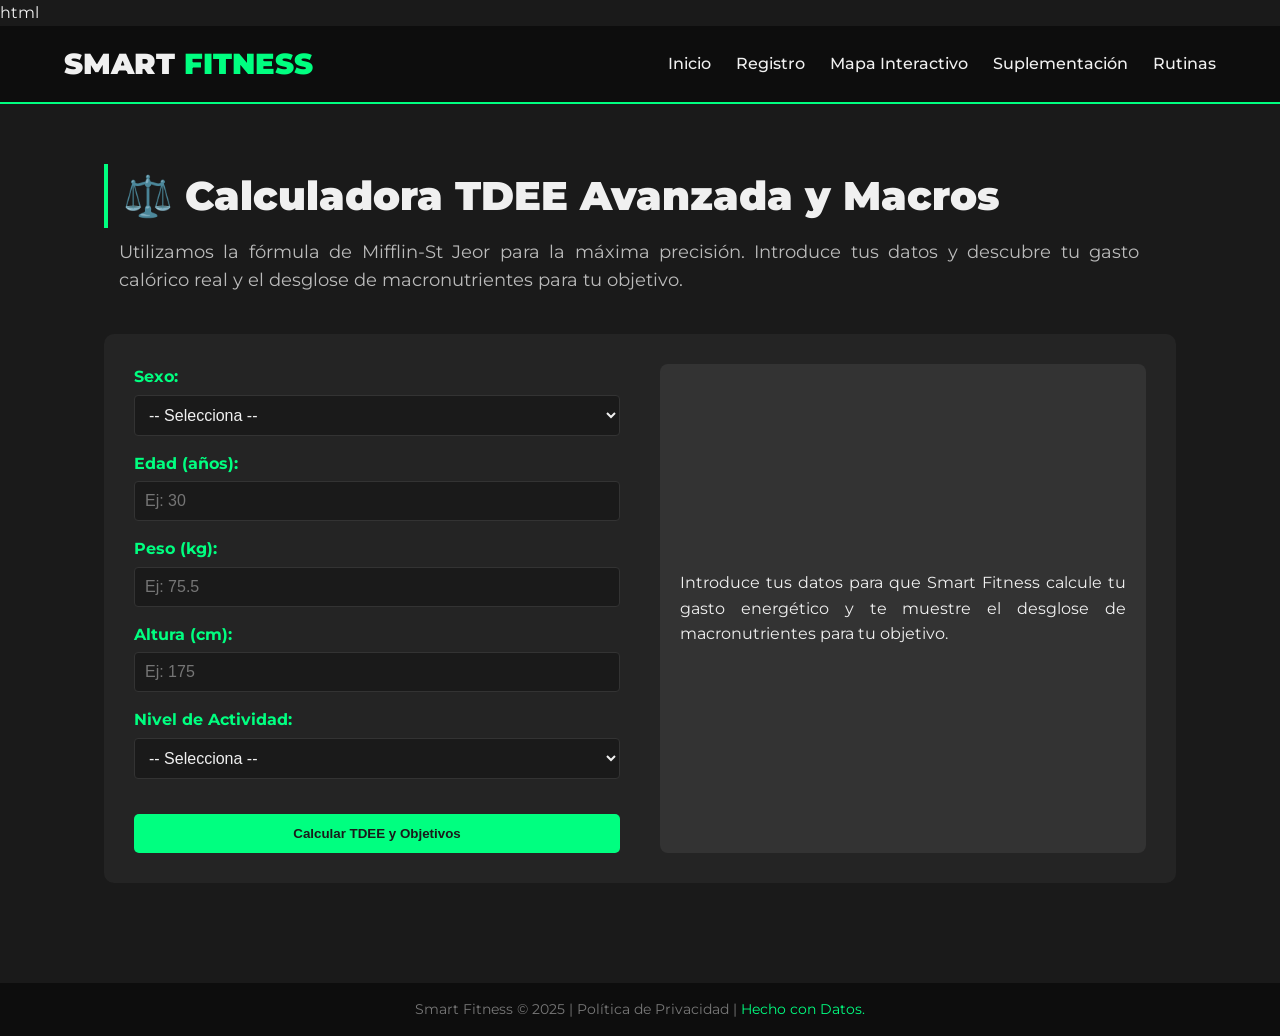
<file: calculadora.html>
html

<!DOCTYPE html>

<html lang="es">

<head>

    <meta charset="UTF-8">

    <meta name="viewport" content="width=device-width, initial-scale=1.0">

    <title>Smart Fitness | Mide. Entrena. Transfórmate.</title>

    <link href="https://fonts.googleapis.com/css2?family=Montserrat:wght@400;700;900&display=swap" rel="stylesheet">

    <link rel="stylesheet" href="styless.css">       

    <link rel="stylesheet" href="calculadora.css"> 

</head>

<body>



    <header>

        <div class="logo">SMART <span class="accent-text">FITNESS</span></div>

        <nav>

            <ul>

                <li><a href="index.html">Inicio</a></li>

                <li><a href="registro.html">Registro</a></li>

                <li><a href="mapamusculo.html">Mapa Interactivo</a></li>

                <li><a href="nutricion.html">Suplementación</a></li>

                <li><a href="rutinas.html">Rutinas</a></li>

            </ul>

        </nav>

    </header>



    <main>

<section id="tdee-calculator" class="section-content calculator-section">

    <h2 class="section-title">⚖️ Calculadora TDEE Avanzada y Macros</h2>

    <p class="section-description">Utilizamos la fórmula de Mifflin-St Jeor para la máxima precisión. Introduce tus datos y descubre tu gasto calórico real y el desglose de macronutrientes para tu objetivo.</p>

    <div class="calculator-container">

        <form id="formulario-tdee" class="tdee-form">   

            <div class="form-group">

                <label for="sexo">Sexo:</label>

                <select id="sexo" required>

                    <option value="">-- Selecciona --</option>

                    <option value="hombre">Hombre</option>

                    <option value="mujer">Mujer</option>

                </select>

            </div>

            <div class="form-group">

                <label for="edad">Edad (años):</label>

                <input type="number" id="edad" min="15" max="100" placeholder="Ej: 30" required>

            </div>

            <div class="form-group">

                <label for="peso">Peso (kg):</label>

                <input type="number" id="peso" step="0.1" min="30" max="300" placeholder="Ej: 75.5" required>

            </div>            

            <div class="form-group">

                <label for="altura">Altura (cm):</label>

                <input type="number" id="altura" min="100" max="250" placeholder="Ej: 175" required>

            </div>   

            <div class="form-group activity-group">

                <label for="actividad">Nivel de Actividad:</label>

                <select id="actividad" required>

                    <option value="">-- Selecciona --</option>

                    <option value="sedentario">Sedentario (Poco o ningún ejercicio)</option>

                    <option value="ligero">Ejercicio ligero (1-3 días/sem)</option>

                    <option value="moderado">Ejercicio moderado (3-5 días/sem)</option>

                    <option value="activo">Ejercicio fuerte (6-7 días/sem)</option>

                    <option value="muy_activo">Atleta / Ejercicio muy fuerte</option>

                </select>

            </div>

            <button type="submit" class="cta-button primary-cta">Calcular TDEE y Objetivos</button>

        </form>

        <div id="resultado-tdee" class="tdee-results">

            <p>Introduce tus datos para que Smart Fitness calcule tu gasto energético y te muestre el desglose de macronutrientes para tu objetivo.</p>

        </div>

    </div>

</section>

    </main>



    <footer>

            <p>Smart Fitness &copy; 2025 | Política de Privacidad | <span class="accent-text">Hecho con Datos.</span></p>

        </footer>



    <script src="calculadora.js"></script>

</body>

</html>
</file>
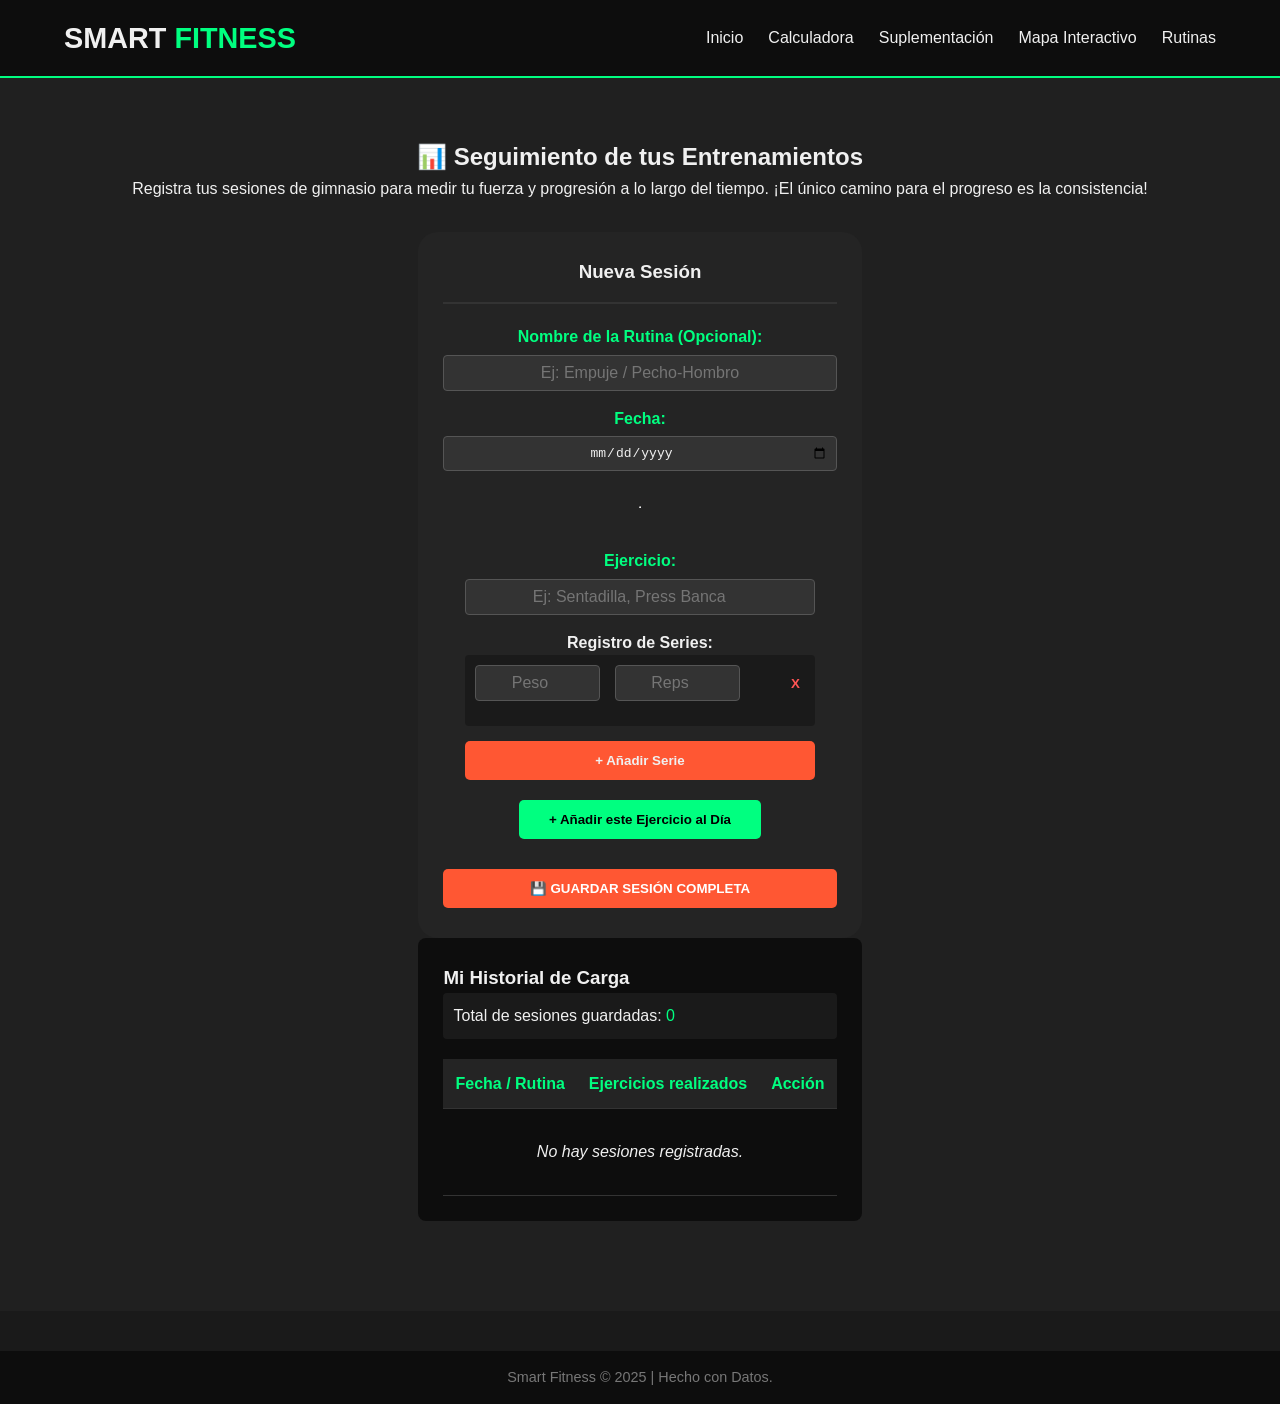
<file: detalles-sesion.html>
<!DOCTYPE html>
<html lang="es">
<head>
    <meta charset="UTF-8">
    <meta name="viewport" content="width=device-width, initial-scale=1.0">
    <title>Detalles del Entrenamiento | Smart Fitness</title>
    <link rel="stylesheet" href="styless.css">
    <link rel="stylesheet" href="detalles-sesion.css">
</head>
<body>
    <header>
        <div class="logo">SMART <span class="accent-text">FITNESS</span></div>
        <nav>
            <ul>
                <li><a href="index.html">Inicio</a></li>
                <li><a href="calculadora.html">Calculadora</a></li>
                <li><a href="registro.html">Registro</a></li>
                <li><a href="mapamusculo.html">Mapa Interactivo</a></li>
                <li><a href="nutricion.html">Suplementación</a></li>
                <li><a href="rutinas.html">Rutinas</a></li>
            </ul>
        </nav>
    </header>

    <main class="detail-container">
        <div class="navigation-area">
            <a href="registro.html" class="back-link">← Volver al Historial</a>
        </div>

        <section class="session-header">
            <h1 id="det-titulo">Cargando sesión...</h1>
            <div class="session-meta">
                <span id="det-fecha" class="badge">---</span>
                <span id="det-ejercicios-count" class="badge secondary">---</span>
            </div>
        </section>

        <div id="lista-detalles-ejercicios" class="exercises-grid">
        </div>
    </main>

    <footer>
        <p>Smart Fitness &copy; 2025 | Política de Privacidad | <span class="accent-text">Análisis de progreso.</span></p>
    </footer>

    <script src="detalles-sesion.js"></script>
</body>
</html>
</file>
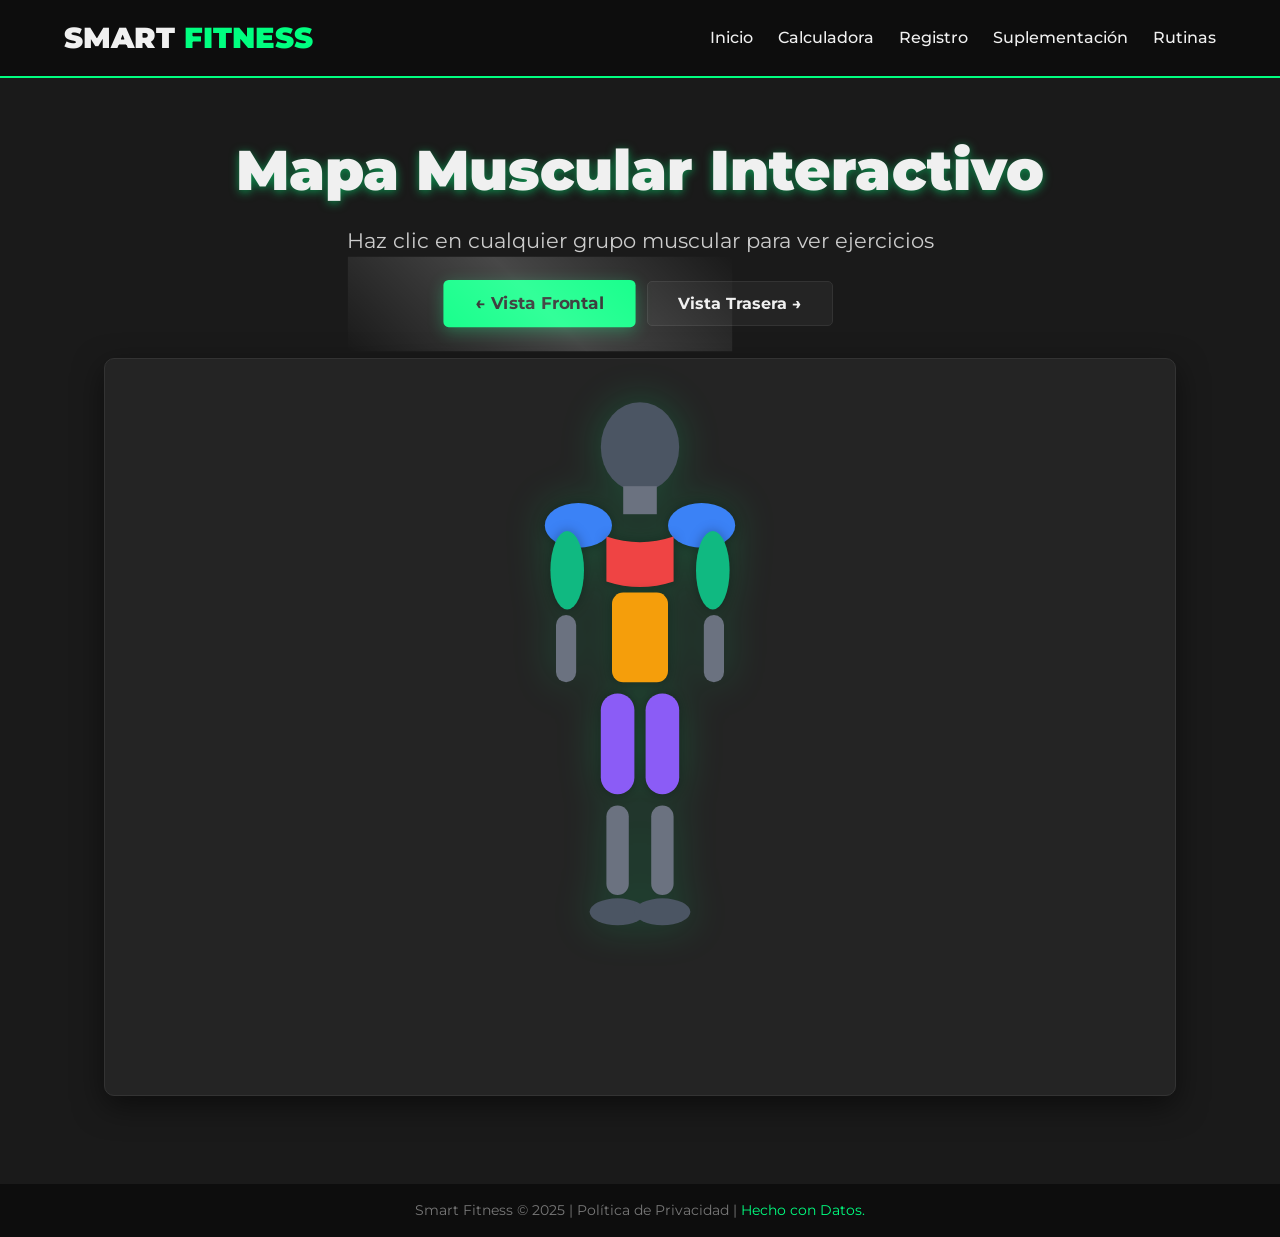
<file: mapamusculo.html>
<!DOCTYPE html>
<html lang="es">
<head>
    <meta charset="UTF-8">
    <meta name="viewport" content="width=device-width, initial-scale=1.0">
    <title>Mapa Muscular Interactivo</title>
    <link href="https://fonts.googleapis.com/css2?family=Montserrat:wght@400;500;700;900&display=swap" rel="stylesheet">
    <link rel="stylesheet" href="mapamusculo.css">
</head>
<body>

      <header>
        <div class="logo">SMART <span class="accent-text">FITNESS</span></div>
        <nav>
            <ul>
                <li><a href="index.html">Inicio</a></li>
                <li><a href="calculadora.html">Calculadora</a></li>
                <li><a href="registro.html">Registro</a></li>
                <li><a href="nutricion.html">Suplementación</a></li>
                <li><a href="rutinas.html">Rutinas</a></li>
            </ul>
        </nav>
    </header>
    <main>
        <div class="max-w-6xl">
        <h1>Mapa Muscular Interactivo</h1>
        <p class="subtitle">
            Haz clic en cualquier grupo muscular para ver ejercicios
        </p>

        <div class="flex justify-center gap-4 mb-8">
            <button onclick="changeView('front')" id="btnFront" class="active">
                ← Vista Frontal
            </button>
            <button onclick="changeView('back')" id="btnBack">
                Vista Trasera →
            </button>
        </div>

        <div class="relative bg-slate-800 rounded-2xl shadow-2xl p-8 mb-8">
            <svg id="bodyMap" viewBox="0 0 400 600">
                <g id="frontView">
                    <ellipse cx="200" cy="50" rx="35" ry="40" fill="#4B5563"/>
                    <rect x="185" y="85" width="30" height="25" fill="#6B7280"/>

                    <ellipse cx="145" cy="120" rx="30" ry="20" fill="#3B82F6" class="muscle-part" onclick="showExercises('hombros')"/>
                    <ellipse cx="255" cy="120" rx="30" ry="20" fill="#3B82F6" class="muscle-part" onclick="showExercises('hombros')"/>

                    <path d="M 170 130 Q 200 140 230 130 L 230 170 Q 200 180 170 170 Z" 
                          fill="#EF4444" class="muscle-part" onclick="showExercises('pecho')"/>

                    <ellipse cx="135" cy="160" rx="15" ry="35" fill="#10B981" class="muscle-part" onclick="showExercises('biceps')"/>
                    <ellipse cx="265" cy="160" rx="15" ry="35" fill="#10B981" class="muscle-part" onclick="showExercises('biceps')"/>

                    <rect x="175" y="180" width="50" height="80" rx="10" 
                          fill="#F59E0B" class="muscle-part" onclick="showExercises('abdominales')"/>

                    <rect x="125" y="200" width="18" height="60" rx="9" fill="#6B7280"/>
                    <rect x="257" y="200" width="18" height="60" rx="9" fill="#6B7280"/>

                    <rect x="165" y="270" width="30" height="90" rx="15" 
                          fill="#8B5CF6" class="muscle-part" onclick="showExercises('cuadriceps')"/>
                    <rect x="205" y="270" width="30" height="90" rx="15" 
                          fill="#8B5CF6" class="muscle-part" onclick="showExercises('cuadriceps')"/>

                    <rect x="170" y="370" width="20" height="80" rx="10" fill="#6B7280"/>
                    <rect x="210" y="370" width="20" height="80" rx="10" fill="#6B7280"/>

                    <ellipse cx="180" cy="465" rx="25" ry="12" fill="#4B5563"/>
                    <ellipse cx="220" cy="465" rx="25" ry="12" fill="#4B5563"/>
                </g>

                <g id="backView" style="display: none;">
                    <ellipse cx="200" cy="50" rx="35" ry="40" fill="#4B5563"/>
                    <rect x="185" y="85" width="30" height="25" fill="#6B7280"/>

                    <ellipse cx="145" cy="120" rx="30" ry="20" fill="#3B82F6" class="muscle-part" onclick="showExercises('hombros')"/>
                    <ellipse cx="255" cy="120" rx="30" ry="20" fill="#3B82F6" class="muscle-part" onclick="showExercises('hombros')"/>

                    <path d="M 160 130 Q 200 150 240 130 L 240 200 Q 200 210 160 200 Z" 
                          fill="#DC2626" class="muscle-part" onclick="showExercises('dorsales')"/>

                    <ellipse cx="135" cy="160" rx="15" ry="35" fill="#14B8A6" class="muscle-part" onclick="showExercises('triceps')"/>
                    <ellipse cx="265" cy="160" rx="15" ry="35" fill="#14B8A6" class="muscle-part" onclick="showExercises('triceps')"/>

                    <rect x="175" y="210" width="50" height="50" rx="10" fill="#92400E"/>

                    <rect x="125" y="200" width="18" height="60" rx="9" fill="#6B7280"/>
                    <rect x="257" y="200" width="18" height="60" rx="9" fill="#6B7280"/>
                    <ellipse cx="185" cy="280" rx="20" ry="30" fill="#EC4899" class="muscle-part" onclick="showExercises('gluteos')"/>
                    <ellipse cx="215" cy="280" rx="20" ry="30" fill="#EC4899" class="muscle-part" onclick="showExercises('gluteos')"/>

                    <rect x="165" y="315" width="30" height="70" rx="15" 
                          fill="#A855F7" class="muscle-part" onclick="showExercises('femoral')"/>
                    <rect x="205" y="315" width="30" height="70" rx="15" 
                          fill="#A855F7" class="muscle-part" onclick="showExercises('femoral')"/>

                    <ellipse cx="180" cy="415" rx="18" ry="35" fill="#06B6D4" class="muscle-part" onclick="showExercises('gemelos')"/>
                    <ellipse cx="180" cy="415" rx="18" ry="35" fill="#06B6D4" class="muscle-part" onclick="showExercises('gemelos')"/>
                    <ellipse cx="220" cy="415" rx="18" ry="35" fill="#06B6D4" class="muscle-part" onclick="showExercises('gemelos')"/>

                    <ellipse cx="180" cy="465" rx="25" ry="12" fill="#4B5563"/>
                    <ellipse cx="220" cy="465" rx="25" ry="12" fill="#4B5563"/>
                </g>
            </svg>
        </div>
    </div>

    <div id="exerciseModal" class="modal">
        <div class="modal-content fade-in">
            <div class="sticky border-b p-6">
                <div class="flex justify-between items-center">
                    <h2 id="modalTitle"></h2>
                    <button onclick="closeModal()">✕</button>
                </div>
            </div>
            <div id="exerciseList" class="p-6"></div>
        </div>
    </div>
    </main>

    <footer>
        <p>Smart Fitness &copy; 2025 | Política de Privacidad | <span class="accent-text">Hecho con Datos.</span></p>
    </footer>

    <script src="mapamusculo.js"></script>

</body>
</html>
</file>
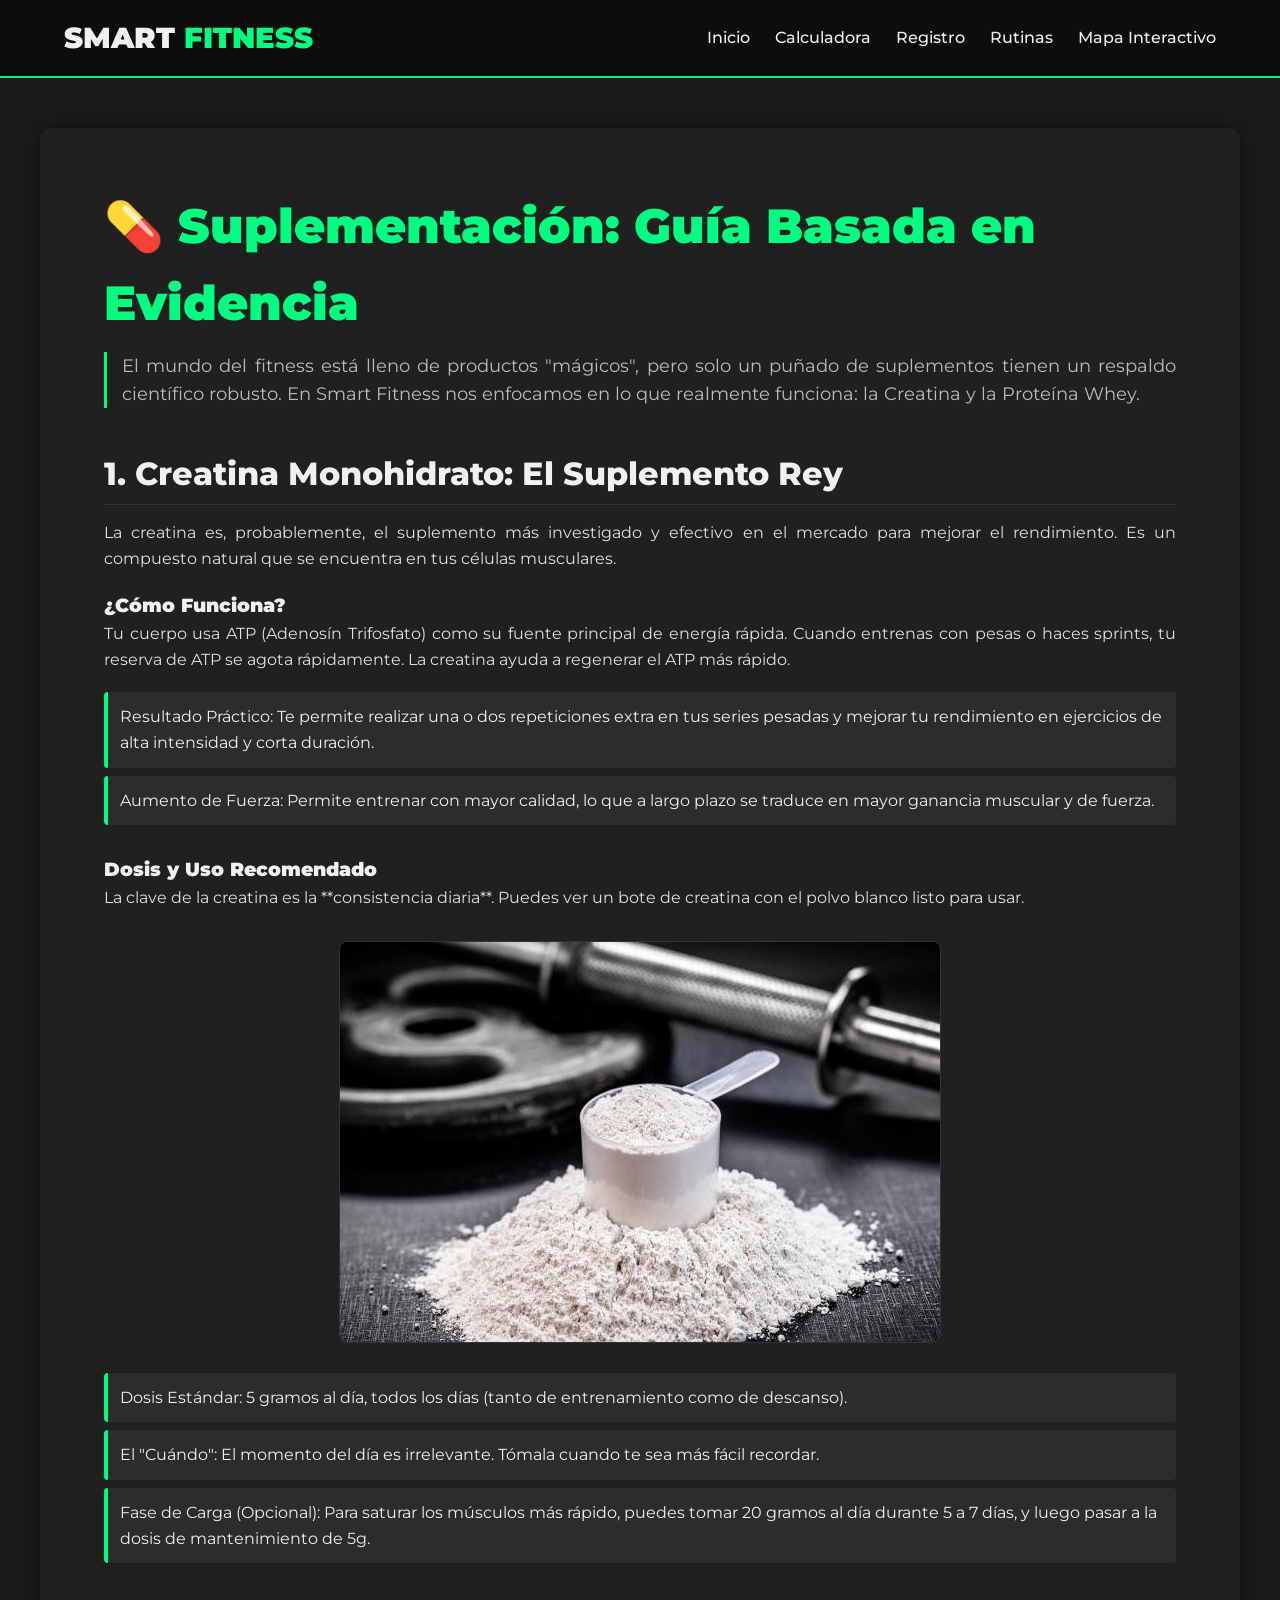
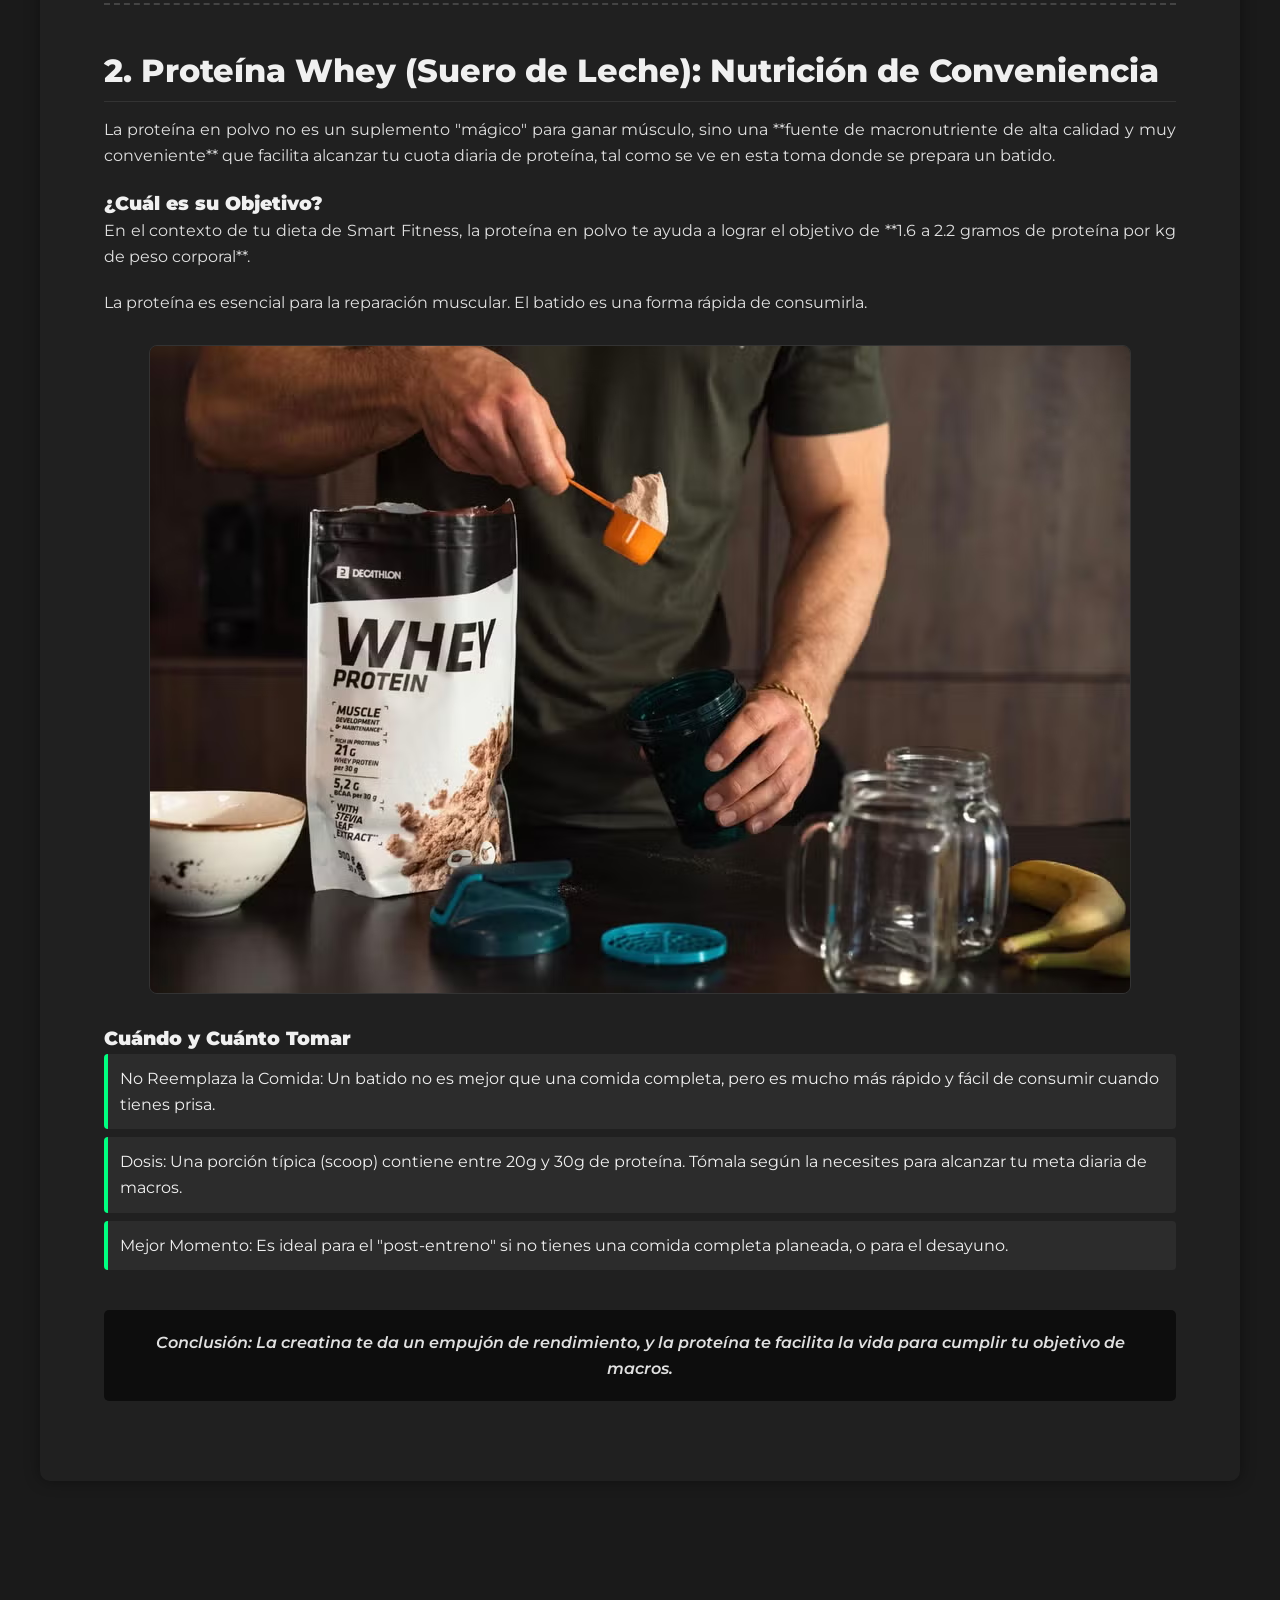
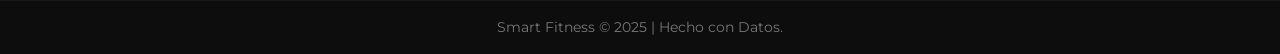
<file: nutricion.html>
<!DOCTYPE html>
<html lang="es">
<head>
    <meta charset="UTF-8">
    <meta name="viewport" content="width=device-width, initial-scale=1.0">
    <title>Smart Fitness | Guía de Suplementación</title>
    
    <link href="https://fonts.googleapis.com/css2?family=Montserrat:wght@400;700;900&display=swap" rel="stylesheet">
    
    <link rel="stylesheet" href="nutricion.css">
    <link rel="stylesheet" href="styless.css">
</head>
<body>

    <header>
        <div class="logo">SMART <span class="accent-text">FITNESS</span></div>
        <nav>
            <ul>
                <li><a href="index.html">Inicio</a></li>
                <li><a href="calculadora.html">Calculadora</a></li>
                <li><a href="registro.html">Registro</a></li>
                <li><a href="rutinas.html">Rutinas</a></li>
                <li><a href="mapamusculo.html">Mapa Interactivo</a></li>   
            </ul>
        </nav>
    </header>

    <main>
        <section id="suplementacion-articulo" class="section-content article-section">
            <h1 class="article-title">💊 Suplementación: Guía Basada en Evidencia</h1>
            <p class="article-intro">El mundo del fitness está lleno de productos "mágicos", pero solo un puñado de suplementos tienen un respaldo científico robusto. En Smart Fitness nos enfocamos en lo que realmente funciona: la Creatina y la Proteína Whey.</p>
            
            <div class="article-content">
                <h2 class="sub-title">1. Creatina Monohidrato: El Suplemento Rey</h2>
                <p>La creatina es, probablemente, el suplemento más investigado y efectivo en el mercado para mejorar el rendimiento. Es un compuesto natural que se encuentra en tus células musculares.</p>
                
                <h3 class-="sub-heading">¿Cómo Funciona?</h3>
                <p>Tu cuerpo usa ATP (Adenosín Trifosfato) como su fuente principal de energía rápida. Cuando entrenas con pesas o haces sprints, tu reserva de ATP se agota rápidamente. La creatina ayuda a regenerar el ATP más rápido.</p>
                <ul>
                    <li>Resultado Práctico: Te permite realizar una o dos repeticiones extra en tus series pesadas y mejorar tu rendimiento en ejercicios de alta intensidad y corta duración.</li>
                    <li>Aumento de Fuerza: Permite entrenar con mayor calidad, lo que a largo plazo se traduce en mayor ganancia muscular y de fuerza.</li>
                </ul>
                <h3 class-="sub-heading">Dosis y Uso Recomendado</h3>
                <p>La clave de la creatina es la **consistencia diaria**. Puedes ver un bote de creatina con el polvo blanco listo para usar.</p>
                <img src="imagenes/creartina.jpg" alt="Bote de creatina en polvo" class="article-image">     
                <ul>
                    <li>Dosis Estándar: 5 gramos al día, todos los días (tanto de entrenamiento como de descanso).</li>
                    <li>El "Cuándo": El momento del día es irrelevante. Tómala cuando te sea más fácil recordar.</li>
                    <li>Fase de Carga (Opcional): Para saturar los músculos más rápido, puedes tomar 20 gramos al día durante 5 a 7 días, y luego pasar a la dosis de mantenimiento de 5g.</li>
                </ul>                
                <hr>
                <h2 class="sub-title">2. Proteína Whey (Suero de Leche): Nutrición de Conveniencia</h2>
                <p>La proteína en polvo no es un suplemento "mágico" para ganar músculo, sino una **fuente de macronutriente de alta calidad y muy conveniente** que facilita alcanzar tu cuota diaria de proteína, tal como se ve en esta toma donde se prepara un batido.</p>
                <h3 class-="sub-heading">¿Cuál es su Objetivo?</h3>
                <p>En el contexto de tu dieta de Smart Fitness, la proteína en polvo te ayuda a lograr el objetivo de **1.6 a 2.2 gramos de proteína por kg de peso corporal**.</p>
                <div class="image-separator">
                    <p>La proteína es esencial para la reparación muscular. El batido es una forma rápida de consumirla.</p>
                    <img src="imagenes/prteina.avif" alt="Persona preparando un batido de proteína" class="article-image">
                </div>                
                <h3 class-="sub-heading">Cuándo y Cuánto Tomar</h3>
                <ul>
                    <li>No Reemplaza la Comida: Un batido no es mejor que una comida completa, pero es mucho más rápido y fácil de consumir cuando tienes prisa.</li>
                    <li>Dosis: Una porción típica (scoop) contiene entre 20g y 30g de proteína. Tómala según la necesites para alcanzar tu meta diaria de macros.</li>
                    <li>Mejor Momento: Es ideal para el "post-entreno" si no tienes una comida completa planeada, o para el desayuno.</li>
                </ul>
                <p class="conclusion">Conclusión: La creatina te da un empujón de rendimiento, y la proteína te facilita la vida para cumplir tu objetivo de macros.</p>
            </div>
        </section>
    </main>

    <footer>
        <p>Smart Fitness &copy; 2025 | Hecho con Datos.</p>
    </footer>

    </body>
</html>
</file>
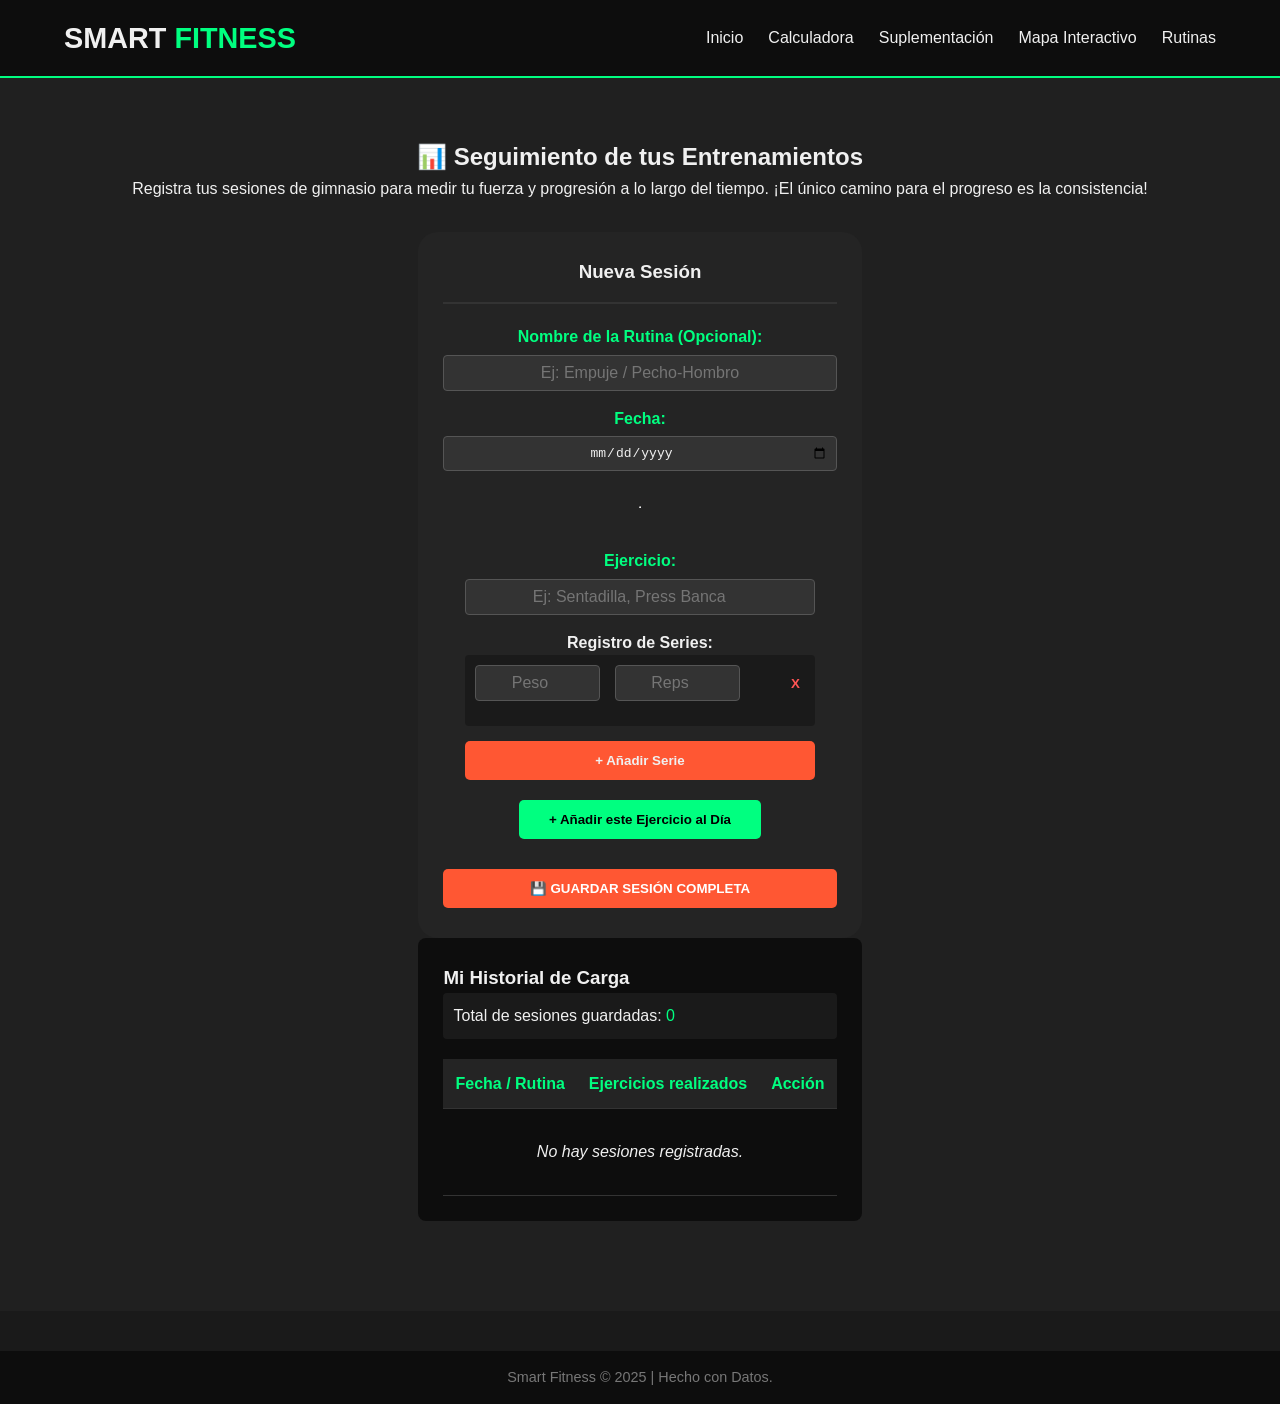
<file: registro.html>
<!DOCTYPE html>
<html lang="es">
<head>
    <meta charset="UTF-8">
    <meta name="viewport" content="width=device-width, initial-scale=1.0">
    <title>Seguimiento | Smart Fitness</title> 
    <link rel="stylesheet" href="styless.css">
    <link rel="stylesheet" href="registro.css"> 
</head>
<body>
    
    <header>
        <div class="logo">SMART <span class="accent-text">FITNESS</span></div>
        <nav>
            <ul>
                <li><a href="index.html">Inicio</a></li>
                <li><a href="calculadora.html">Calculadora</a></li>
                <li><a href="nutricion.html">Suplementación</a></li>
                <li><a href="mapamusculo.html">Mapa Interactivo</a></li>
                <li><a href="rutinas.html">Rutinas</a></li>
            </ul>
        </nav>
    </header>
    
    <main>
        <section class="tracker-section">
            <h2>📊 Seguimiento de tus Entrenamientos</h2>
            <p>Registra tus sesiones de gimnasio para medir tu fuerza y progresión a lo largo del tiempo. ¡El único camino para el progreso es la consistencia!</p>
            
            <div class="tracker-container">
                <div class="registro-form-box">
                    <h3>Nueva Sesión</h3> 
                    
                    <div class="form-group">
                        <label for="nombre-rutina">Nombre de la Rutina (Opcional):</label>
                        <input type="text" id="nombre-rutina" placeholder="Ej: Empuje / Pecho-Hombro">
                    </div>

                    <div class="form-group">
                        <label for="fecha-entreno">Fecha:</label>
                        <input type="date" id="fecha-entreno" required>
                    </div>

                    <hr style="border-top: 1px solid #444; margin: 20px 0;">
                    
                    <div id="lista-ejercicios-sesion" style="margin-bottom: 20px;">
                        </div>

                    <form id="formulario-registro-dinamico">
                        <div class="form-group">
                            <label for="ejercicio">Ejercicio:</label>
                            <input type="text" id="ejercicio" placeholder="Ej: Sentadilla, Press Banca" list="lista-ejercicios" required>
                            <datalist id="lista-ejercicios"></datalist>
                        </div>
                        
                        <h4>Registro de Series:</h4>
                        <div id="series-list">
                            </div>

                        <button type="button" id="btn-add-serie" class="cta-button secondary-cta" style="margin-top: 15px;">+ Añadir Serie</button>
                        
                        <button type="button" id="btn-add-ejercicio-a-lista" class="cta-button" style="background: #00ff80; color: #000; margin-top: 15px; font-weight: bold;">
                            + Añadir este Ejercicio al Día
                        </button>
                    </form>

                    <button type="button" id="btn-guardar-sesion-final" class="cta-button primary-cta" style="margin-top: 30px; background: #ff5733; color: white;">
                        💾 GUARDAR SESIÓN COMPLETA
                    </button>
                </div> 

                <div class="historial-box">
                    <h3>Mi Historial de Carga</h3>   
                    <div id="historial-resumen" class="historial-resumen">
                        <p>Total de sesiones guardadas: <span id="total-entrenos" class="accent-text">0</span></p>
                    </div>
                    <table id="historial-tabla">
                        <thead>
                            <tr>
                                <th>Fecha / Rutina</th>
                                <th>Ejercicios realizados</th>
                                <th>Acción</th>
                            </tr>
                        </thead>
                        <tbody id="historial-cuerpo">
                            <tr><td colspan="3" class="empty-message">No tienes registros aún. ¡Empieza a entrenar!</td></tr>
                        </tbody>
                    </table>
                </div>
            </div>
        </section>
    </main>

    <footer>
        <p>Smart Fitness &copy; 2025 | Hecho con Datos.</p>
    </footer>
    
    <script src="registro.js"></script> 
</body>
</html>
</file>
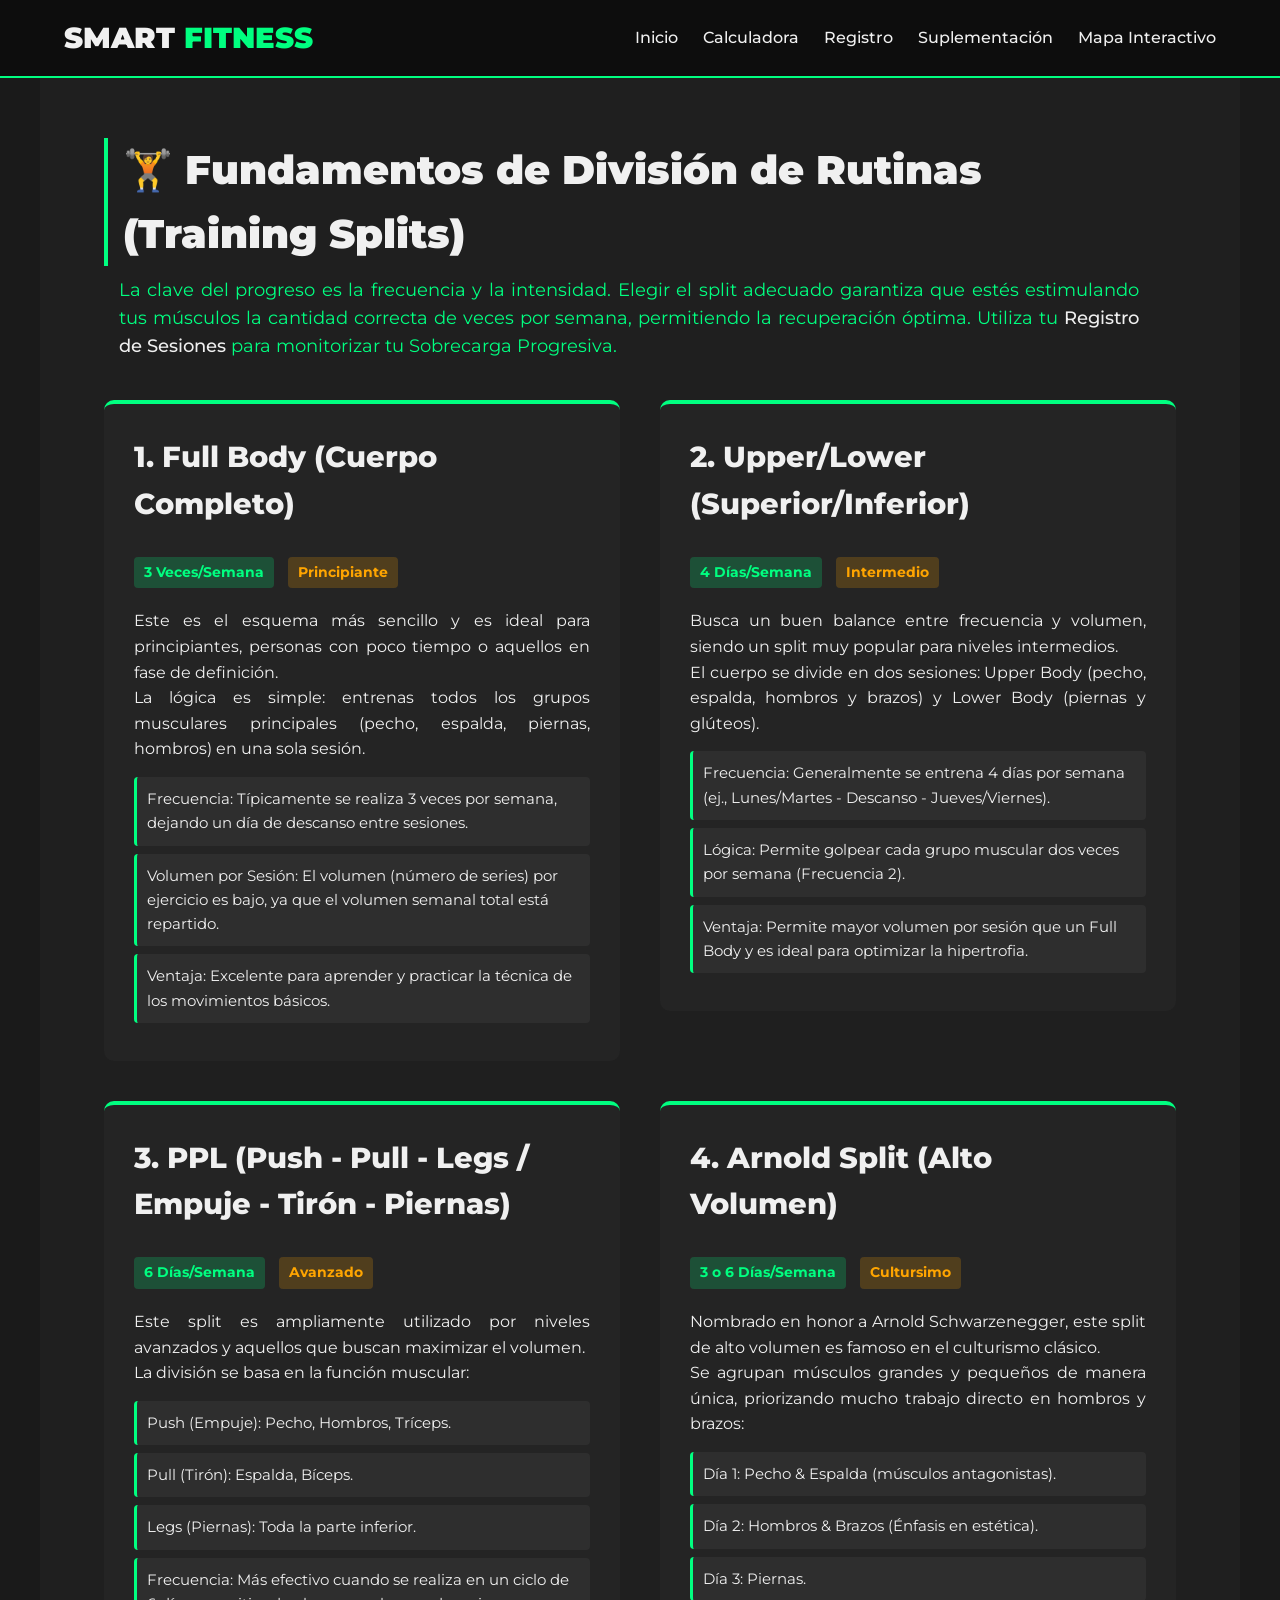
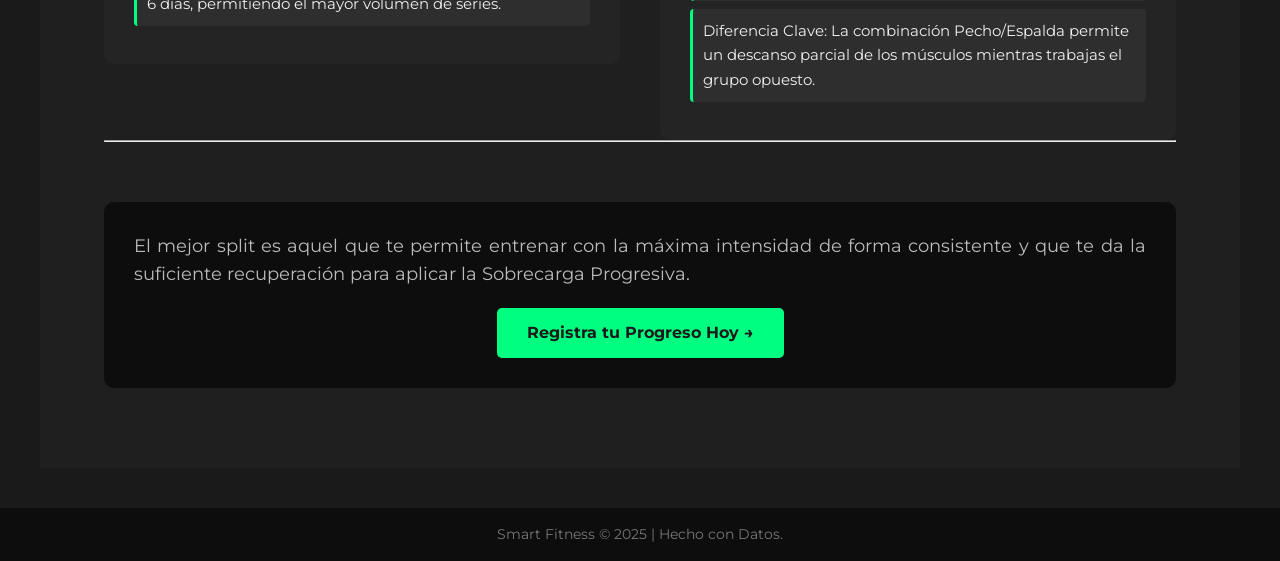
<file: rutinas.html>
<!DOCTYPE html>
<html lang="es">
<head>
    <meta charset="UTF-8">
    <meta name="viewport" content="width=device-width, initial-scale=1.0">
    <title>Planes de Entrenamiento | Smart Fitness</title> 
    
    <link href="https://fonts.googleapis.com/css2?family=Montserrat:wght@400;700;900&display=swap" rel="stylesheet">
    
    <link rel="stylesheet" href="styless.css">
    <link rel="stylesheet" href="rutinas.css"> 
</head>
<body>
    
    <header>
        <div class="logo">SMART <span class="accent-text">FITNESS</span></div>
        <nav>
            <ul>
                <li><a href="index.html">Inicio</a></li>
                <li><a href="calculadora.html">Calculadora</a></li>
                <li><a href="registro.html">Registro</a></li>
                <li><a href="nutricion.html">Suplementación</a></li>
                <li><a href="mapamusculo.html">Mapa Interactivo</a></li>
            </ul>
        </nav>
    </header>
    
    <main>
        <section class="section-content training-page-section">
            
            <h1 class="section-title">🏋️ Fundamentos de División de Rutinas (Training Splits)</h1>
            <p class="section-description">La clave del progreso es la frecuencia y la intensidad. Elegir el split adecuado garantiza que estés estimulando tus músculos la cantidad correcta de veces por semana, permitiendo la recuperación óptima. Utiliza tu <a href="registro.html">Registro de Sesiones</a> para monitorizar tu Sobrecarga Progresiva.</p> 
            <div class="plans-container">   
                <article class="article-plan plan-fullbody">
                    <h2 class="article-subtitle">1. Full Body (Cuerpo Completo)</h2>
                    <div class="plan-meta">
                        <span class="plan-tag tag-frecuencia">3 Veces/Semana</span>
                        <span class="plan-tag tag-nivel">Principiante</span>
                    </div>
                    <p>Este es el esquema más sencillo y es ideal para principiantes, personas con poco tiempo o aquellos en fase de definición.</p>
                    <p>La lógica es simple: entrenas todos los grupos musculares principales (pecho, espalda, piernas, hombros) en una sola sesión.</p>
                    <ul class="benefit-list">
                        <li>Frecuencia: Típicamente se realiza 3 veces por semana, dejando un día de descanso entre sesiones.</li>
                        <li>Volumen por Sesión: El volumen (número de series) por ejercicio es bajo, ya que el volumen semanal total está repartido.</li>
                        <li>Ventaja: Excelente para aprender y practicar la técnica de los movimientos básicos.</li>
                    </ul>
                </article>      
                <article class="article-plan plan-upperlower">
                    <h2 class="article-subtitle">2. Upper/Lower (Superior/Inferior)</h2>
                    <div class="plan-meta">
                        <span class="plan-tag tag-frecuencia">4 Días/Semana</span>
                        <span class="plan-tag tag-nivel">Intermedio</span>
                    </div>
                    <p>Busca un buen balance entre frecuencia y volumen, siendo un split muy popular para niveles intermedios.</p>
                    <p>El cuerpo se divide en dos sesiones: Upper Body (pecho, espalda, hombros y brazos) y Lower Body (piernas y glúteos).</p>
                    <ul class="benefit-list">
                        <li>Frecuencia: Generalmente se entrena 4 días por semana (ej., Lunes/Martes - Descanso - Jueves/Viernes).</li>
                        <li>Lógica: Permite golpear cada grupo muscular dos veces por semana (Frecuencia 2).</li>
                        <li>Ventaja: Permite mayor volumen por sesión que un Full Body y es ideal para optimizar la hipertrofia.</li>
                    </ul>
                </article>
                <article class="article-plan plan-ppl">
                    <h2 class="article-subtitle">3. PPL (Push - Pull - Legs / Empuje - Tirón - Piernas)</h2>
                    <div class="plan-meta">
                        <span class="plan-tag tag-frecuencia">6 Días/Semana</span>
                        <span class="plan-tag tag-nivel">Avanzado</span>
                    </div>
                    <p>Este split es ampliamente utilizado por niveles avanzados y aquellos que buscan maximizar el volumen.</p>
                    <p>La división se basa en la función muscular:</p>
                    <ul class="benefit-list">
                        <li>Push (Empuje): Pecho, Hombros, Tríceps.</li>
                        <li>Pull (Tirón): Espalda, Bíceps.</li>
                        <li>Legs (Piernas): Toda la parte inferior.</li>
                        <li>Frecuencia: Más efectivo cuando se realiza en un ciclo de 6 días, permitiendo el mayor volumen de series.</li>
                    </ul>
                </article>
                <article class="article-plan plan-arnold">
                    <h2 class="article-subtitle">4. Arnold Split (Alto Volumen)</h2>
                    <div class="plan-meta">
                        <span class="plan-tag tag-frecuencia">3 o 6 Días/Semana</span>
                        <span class="plan-tag tag-nivel">Cultursimo</span>
                    </div>
                    <p>Nombrado en honor a Arnold Schwarzenegger, este split de alto volumen es famoso en el culturismo clásico.</p>
                    <p>Se agrupan músculos grandes y pequeños de manera única, priorizando mucho trabajo directo en hombros y brazos:</p>
                    <ul class="benefit-list">
                        <li>Día 1: Pecho & Espalda (músculos antagonistas).</li>
                        <li>Día 2: Hombros & Brazos (Énfasis en estética).</li>
                        <li>Día 3: Piernas.</li>
                        <li>Diferencia Clave: La combinación Pecho/Espalda permite un descanso parcial de los músculos mientras trabajas el grupo opuesto.</li>
                    </ul>
                </article>
            </div>   
            <hr>
            <div class="conclusion-box">
                <p>El mejor split es aquel que te permite entrenar con la máxima intensidad de forma consistente y que te da la suficiente recuperación para aplicar la Sobrecarga Progresiva.</p>
                <a href="registro.html" class="cta-button secondary-cta">Registra tu Progreso Hoy →</a>
            </div>
        </section>
    </main>

    <footer>
        <p>Smart Fitness &copy; 2025 | Hecho con Datos.</p>
    </footer>

</body>
</html>
</file>
<file: styless.css>
* {
    margin: 0;
    padding: 0;
    box-sizing: border-box;
}

body {
    font-family: 'Montserrat', Arial, sans-serif; 
    background-color: #1a1a1a;
    color: #f0f0f0;
    line-height: 1.6;
    min-height: 100vh; 
}

h1, h2, h3 {
    color: #f0f0f0;
    font-weight: 900; 
}

p {
    text-align: justify;
}

a {
    text-decoration: none;
    color: #f0f0f0;
    font-weight: 500;
    transition: color 0.3s;
    padding: 5px 0;
}

.accent-text {
    color: #00ff80;
}

header {
    background-color: #0d0d0d;
    padding: 15px 5%;
    display: flex;
    justify-content: space-between;
    align-items: center;
    border-bottom: 2px solid #00ff80; 
    position: sticky;
    top: 0;
    z-index: 1000;
}

.logo {
    font-size: 1.8em;
    font-weight: 900;
    color: #f0f0f0;
}
.logo .accent-text {
    color: #00ff80;
}

nav ul {
    list-style: none;
    display: flex;
    gap: 25px;
}

nav ul li a {
    text-decoration: none;
    color: #f0f0f0;
    font-weight: 500;
    transition: color 0.3s;
    padding: 5px 0;
}

nav ul li a:hover {
    color: #00ff80; 
    border-bottom: 2px solid #00ff80;
}

.hero {
    background: linear-gradient(rgba(26, 26, 26, 0.7), rgba(26, 26, 26, 0.9)), 
                 url('./images/hero-bg.jpg') no-repeat center center/cover; 
    
    height: 70vh; 
    display: flex;
    justify-content: center;
    align-items: center;
    text-align: center;
    padding: 0 5%;
}

.hero-content {
    max-width: 800px;
}

.hero h1 {
    font-size: 4.5em; 
    margin-bottom: 15px;
    line-height: 1.1;
}

.subtitle {
    font-size: 1.3em;
    color: #ccc;
    margin-bottom: 40px;
    text-align: center;
}

.cta-button {
    display: inline-block;
    background-color: #00ff80;
    color: #1a1a1a; 
    padding: 12px 30px;
    text-decoration: none;
    font-weight: bold;
    border-radius: 5px;
    transition: background-color 0.3s, transform 0.2s;
    border: none;
    cursor: pointer;
}

.cta-button:hover {
    background-color: #33ff99; 
    transform: translateY(-2px);
}

.secondary-cta {
    background-color: #ff5733;
    color: #f0f0f0;
}

.secondary-cta:hover {
    background-color: #ff8566;
}

.form-group input, .form-group select {
    width: 100%;
    padding: 10px;
    border: 1px solid #333;
    background-color: #1a1a1a;
    color: #f0f0f0;
    border-radius: 4px;
    font-size: 1em;
}

.form-group label {
    display: block;
    margin-bottom: 5px;
    font-weight: bold;
    color: #00ff80; 
}

.section-content {
    padding: 60px 5%; 
    margin: 0 auto;
    max-width: 1200px; 
}

.section-title {
    font-size: 2.5em; 
    margin-bottom: 10px;
    border-left: 4px solid #00ff80; 
    padding-left: 15px;
}

.section-description {
    font-size: 1.1em;
    color: #bbb;
    margin-bottom: 40px;
    max-width: 1020px;
    margin-left: 15px;
}

.tools-section {
    text-align: center;
}

.tool-cards {
    display: flex;
    justify-content: space-around;
    gap: 20px;
    margin-top: 30px;
    text-align: left;
}

.card, .nutrition-card {
    background-color: #242424;
    padding: 45px 30px;
    border-radius: 10px;
    flex: 1; 
    text-align: left;
    border-top: 3px solid transparent; 
    transition: all 0.3s ease;
    display: flex;
    flex-direction: column;
    justify-content: space-between;
}

.card:hover, .nutrition-card:hover {
    border-top-color: #00ff80;
    transform: translateY(-5px); 
    box-shadow: 0 10px 20px rgba(0, 255, 128, 0.1); 
}

.card h3, .nutrition-card h3 {
    color: #00ff80;
    margin-bottom: 15px;
    font-size: 1.7em;
}

.card p, .nutrition-card p {
    font-size: 1.05em;
    margin-bottom: 20px;
    flex-grow: 1;
    color: #ccc;
}

.card-link, .nutrition-card .card-link {
    display: block;
    margin-top: 15px;
    color: #f0f0f0;
    text-decoration: none;
    font-weight: bold;
    transition: color 0.2s;
}

.card-link:hover, .nutrition-card .card-link:hover {
    color: #00ff80;
    text-decoration: underline;
}

.card-link.disabled {
    color: #777;
    pointer-events: none; 
}

.nutrition-grid {
    display: grid;
    grid-template-columns: repeat(auto-fit, minmax(250px, 1fr));
    gap: 30px;
    margin-top: 20px;
}

.training-grid {
    display: grid;
    grid-template-columns: repeat(auto-fit, minmax(300px, 1fr));
    gap: 30px;
}

.training-plan {
    background-color: #242424; 
    padding: 25px;
    border-radius: 8px;
    position: relative;
    border: 1px solid #333;
    transition: background-color 0.3s;
}

.training-plan:hover {
    background-color: #333;
}

.training-plan h3 {
    font-size: 1.4em;
    color: #00ff80;
    margin-bottom: 10px;
}

.plan-tag {
    display: inline-block;
    font-size: 0.8em;
    padding: 5px 10px;
    margin-top: 15px;
    border-radius: 4px;
    font-weight: bold;
}

.tag-heavy {
    background-color: rgba(255, 0, 0, 0.2); 
    color: #ff3333;
}
.tag-cardio {
    background-color: rgba(0, 128, 255, 0.2);
    color: #66b3ff;
}
.tag-time {
    background-color: rgba(0, 255, 128, 0.2); 
    color: #00ff80;
}

.view-all-link {
    text-align: right;
    margin-top: 30px;
}

.cta-final {
    text-align: center;
    padding: 60px 5%;
    background-color: #0d0d0d;
    border-radius: 10px;
    margin: 40px auto;
    max-width: 1200px;
}

.cta-final-title {
    font-size: 2.5em;
    margin-bottom: 20px;
    color: #f0f0f0;
}

.cta-final .secondary-cta {
    background-color: #00ff80;
    color: #1a1a1a;
}

.cta-final .secondary-cta:hover {
    background-color: #33ff99;
}

footer {
    background-color: #0d0d0d;
    padding: 15px;
    font-size: 0.9em;
    display: flex;
    justify-content: center;
    align-items: center;
    color: #777;
    margin-top: 40px;
}

.container {
    width: 100%;
    padding-right: 15px;
    padding-left: 15px;
    margin-right: auto;
    margin-left: auto;
}

@media (max-width: 992px) {
    .display-3 {
        font-size: 2.5rem !important;
    }
    
    h1 { 
        font-size: 2rem; 
    }
    
    .jumbotron {
        padding: 40px 20px !important;
    }

    .col-lg-5, .col-lg-7 {
        width: 100% !important;
        margin-bottom: 20px;
    }
}

@media (max-width: 768px) {
    .display-3 {
        font-size: 1.8rem !important;
    }

    h1 { 
        font-size: 1.5rem !important; 
    }

    nav ul {
        flex-direction: column;
        align-items: center;
        gap: 10px;
    }

    .table-responsive, 
    #exerciseTable {
        display: block;
        width: 100%;
        overflow-x: auto;
        -webkit-overflow-scrolling: touch;
    }

    .card {
        padding: 1.5rem !important;
        margin: 0 10px;
    }

    .btn {
        width: 100%;
        margin-bottom: 10px;
        padding: 12px;
    }
}

img, svg, video {
    max-width: 100%;
    height: auto;
}

@media (max-width: 380px) {
    .human-body {
        transform: scale(0.75); 
        margin-left: -10%; 
    }
}
</file>
<file: calculadora.css>
.calculator-container {

    display: grid;

    grid-template-columns: 1fr 1fr; 

    gap: 40px;

    margin-top: 30px;

    background-color: #242424;

    padding: 30px;

    border-radius: 10px;

}



.tdee-form {

    display: flex;

    flex-direction: column;

    gap: 15px;

}



.primary-cta {

    margin-top: 20px;

    width: 100%; 

}



.tdee-results {

    background-color: #333; 

    padding: 20px;

    border-radius: 8px;

    display: flex;

    flex-direction: column;

    justify-content: center;

}



.tdee-results h3 {

    color: #f0f0f0;

    font-size: 1.8em;

    margin-bottom: 10px;

}




.objetivo-selector {

    display: flex;

    gap: 10px;

    margin: 15px 0;

}



.obj-btn {

    flex: 1;

    background-color: #333;

    color: #f0f0f0;

    padding: 10px 5px;

    border: 1px solid #555;

    border-radius: 4px;

    cursor: pointer;

    transition: all 0.2s;

    font-size: 0.9em;

}



.obj-btn:hover {

    background-color: #444;

}



.obj-btn.selected {

    background-color: #00ff80; 

    color: #1a1a1a;

    font-weight: bold;

    border-color: #00ff80;

}




.macros-box {

    margin-top: 20px;

    padding: 15px;

    background-color: #1a1a1a;

    border-radius: 4px;

    border-left: 5px solid #00ff80;

}



.macros-box h4 {

    margin-bottom: 10px;

    font-size: 1.2em;

}



.macros-grid {

    display: flex;

    justify-content: space-between;

    font-size: 1.1em;

}



.macros-grid strong {

    color: #ccc;

}



.small-text {

    font-size: 0.8em;

    color: #999;

}
</file>
<file: detalles-sesion.css>
:root {
    --neon-green: #00ff80;
    --neon-orange: #ff5733;
    --dark-surface: #242424;
    --bg-color: #121212;
}

body {
    background-color: var(--bg-color);
    font-family: 'Segoe UI', Roboto, sans-serif;
    margin: 0;
    color: white;
}

.detail-container {
    max-width: 1000px;
    margin: 0 auto;
    padding: 20px;
}

.back-link {
    color: var(--neon-green);
    text-decoration: none;
    font-weight: bold;
    display: inline-block;
    margin-bottom: 20px;
    transition: 0.3s;
}

.back-link:hover {
    text-shadow: 0 0 8px var(--neon-green);
}

.session-header {
    background: linear-gradient(135deg, #1a1a1a 0%, #0d0d0d 100%);
    padding: 30px;
    border-radius: 15px;
    border-bottom: 3px solid var(--neon-green);
    margin-bottom: 30px;
}

.session-header h1 {
    margin: 0 0 15px 0;
    font-size: 2.5rem;
    text-transform: uppercase;
}

.badge {
    background: #333;
    padding: 5px 15px;
    border-radius: 20px;
    font-size: 0.9rem;
    margin-right: 10px;
    color: var(--neon-green);
}

.exercise-card {
    background: var(--dark-surface);
    border-radius: 12px;
    padding: 20px;
    margin-bottom: 25px;
    box-shadow: 0 8px 20px rgba(0,0,0,0.4);
}

.exercise-card h3 {
    margin: 0 0 20px 0;
    color: var(--neon-green);
    font-size: 1.5rem;
    border-bottom: 1px solid #444;
    padding-bottom: 10px;
}

.series-container {
    display: grid;
    grid-template-columns: repeat(auto-fill, minmax(140px, 1fr));
    gap: 15px;
}

.serie-box {
    background: #1a1a1a;
    padding: 15px;
    border-radius: 10px;
    display: flex;
    flex-direction: column;
    align-items: center;
    border: 1px solid #333;
    transition: transform 0.2s;
}

.serie-box:hover {
    transform: translateY(-5px);
    border-color: var(--neon-orange);
}

.serie-number {
    font-size: 0.7rem;
    color: #888;
    margin-bottom: 5px;
}

.weight-value {
    font-size: 1.8rem;
    font-weight: 800;
    color: var(--neon-orange);
}

.weight-value small {
    font-size: 0.8rem;
    color: #ccc;
    margin-left: 2px;
}

.reps-value {
    font-size: 1rem;
    color: #eee;
}

@media (max-width: 600px) {
    .series-container {
        grid-template-columns: 1fr 1fr;
    }
    .session-header h1 {
        font-size: 1.8rem;
    }
}
</file>
<file: mapamusculo.css>
* {
    margin: 0;
    padding: 0;
    box-sizing: border-box;
}

header {
    background-color: #0d0d0d;
    padding: 15px 5%;
    display: flex;
    justify-content: space-between;
    align-items: center;
    border-bottom: 2px solid #00ff80; 
    position: sticky; 
    top: 0;
    z-index: 1000;
}

footer {
    background-color: #0d0d0d;
    padding: 15px;
    font-size: 0.9em;
    display: flex;
    justify-content: center;
    align-items: center;
    color: #777;
    margin-top: 40px;
}

body {
    font-family: 'Montserrat', Arial, sans-serif;
    background-color: #1a1a1a;
    color: #f0f0f0;
    line-height: 1.6;
    min-height: 100vh;
}

.logo {
    font-size: 1.8em;
    font-weight: 900;
    color: #f0f0f0; 
}

.logo .accent-text {
    color: #00ff80;
}

nav ul {
    list-style: none;
    display: flex;
    gap: 25px;
}

nav ul li a {
    text-decoration: none;
    color: #f0f0f0;
    font-weight: 500;
    transition: color 0.3s;
    padding: 5px 0;
}

nav ul li a:hover {
    color: #00ff80; 
    border-bottom: 2px solid #00ff80;
}

.max-w-6xl {
    max-width: 1200px;
    margin: 0 auto;
    padding: 1rem 5%;
}

h1 {
    font-size: 3.5rem;
    font-weight: 900;
    text-align: center;
    color: #f0f0f0;
    margin-bottom: 0.5rem;
    margin-top: 2rem;
    text-shadow: 0 2px 10px rgba(0, 255, 128, 0.5);
}

.text-center {
    text-align: center;
}

.subtitle,
.text-blue-200 {
    font-size: 1.3em;
    color: #ccc;
    margin-bottom: 1.5rem;
    text-align: center;
}

.flex {
    display: flex;
}

.justify-center {
    justify-content: center;
}

.gap-4 {
    gap: 1rem;
}

.mb-8 {
    margin-bottom: 2rem;
}

button {
    display: inline-flex;
    align-items: center;
    gap: 0.5rem;
    padding: 12px 30px;
    border-radius: 5px;
    font-weight: bold;
    border: none;
    cursor: pointer;
    transition: all 0.3s ease;
    font-size: 1rem;
    outline: none;
    font-family: 'Montserrat', Arial, sans-serif;
}

.bg-blue-600,
#btnFront.active,
#btnBack.active {
    background-color: #00ff80;
    color: #1a1a1a;
    box-shadow: 0 4px 15px rgba(0, 255, 128, 0.3);
    transform: scale(1.05);
}

.bg-blue-600:hover,
#btnFront.active:hover,
#btnBack.active:hover {
    background-color: #33ff99;
    transform: translateY(-2px) scale(1.05);
}

.bg-slate-700,
#btnFront:not(.active),
#btnBack:not(.active) {
    background-color: #242424;
    color: #f0f0f0;
    border: 1px solid #333;
}

.bg-slate-700:hover,
#btnFront:not(.active):hover,
#btnBack:not(.active):hover {
    background-color: #333;
    transform: translateY(-2px);
}

.relative {
    position: relative;
}

.bg-slate-800 {
    background-color: #242424;
    border: 1px solid #333;
}

.rounded-2xl {
    border-radius: 10px;
}

.shadow-2xl {
    box-shadow: 0 10px 30px rgba(0, 0, 0, 0.5);
}

.p-8 {
    padding: 2rem;
}

#bodyMap {
    width: 100%;
    max-width: 28rem;
    margin: 0 auto;
    display: block;
    filter: drop-shadow(0 0 20px rgba(0, 255, 128, 0.2));
}

.muscle-part {
    cursor: pointer;
    transition: all 0.3s ease;
    transform-origin: center;
    filter: drop-shadow(0 0 5px rgba(0, 0, 0, 0.3));
}

.muscle-part:hover {
    filter: brightness(1.3) 
            drop-shadow(0 0 15px currentColor) 
            drop-shadow(0 0 8px currentColor);
    transform: scale(1.05);
}

.muscle-part:active {
    transform: scale(0.98);
}

.modal {
    display: none;
    position: fixed;
    top: 0;
    left: 0;
    width: 100%;
    height: 100%;
    background: rgba(0, 0, 0, 0.85);
    backdrop-filter: blur(4px);
    z-index: 1000;
    justify-content: center;
    align-items: center;
    padding: 1.25rem;
}

.modal.active {
    display: flex;
    animation: fadeInModal 0.3s ease-in-out;
}

@keyframes fadeInModal {
    from {
        opacity: 0;
    }
    to {
        opacity: 1;
    }
}

.modal-content {
    background: #0d0d0d;
    border: 2px solid #00ff80;
    border-radius: 10px;
    max-width: 700px;
    width: 100%;
    max-height: 80vh;
    overflow-y: auto;
    box-shadow: 0 25px 50px -12px rgba(0, 255, 128, 0.3);
    animation: slideUp 0.3s ease-out;
}

@keyframes slideUp {
    from {
        opacity: 0;
        transform: translateY(50px) scale(0.95);
    }
    to {
        opacity: 1;
        transform: translateY(0) scale(1);
    }
}

.modal-content::-webkit-scrollbar {
    width: 10px;
}

.modal-content::-webkit-scrollbar-track {
    background: #1a1a1a;
    border-radius: 0 10px 10px 0;
}

.modal-content::-webkit-scrollbar-thumb {
    background: #00ff80;
    border-radius: 5px;
}

.modal-content::-webkit-scrollbar-thumb:hover {
    background: #33ff99;
}

.sticky {
    position: sticky;
    top: 0;
    z-index: 10;
    background-color: #0d0d0d;
}

.border-b {
    border-bottom: 2px solid #00ff80;
}

.p-6 {
    padding: 1.5rem;
}

#modalTitle {
    font-size: 2.5rem;
    font-weight: 900;
    color: #f0f0f0;
    margin: 0;
}

.modal-content button {
    background: none;
    padding: 0.5rem;
    color: #ccc;
    font-size: 2rem;
    line-height: 1;
    transition: all 0.3s ease;
}

.modal-content button:hover {
    color: #00ff80;
    transform: rotate(90deg);
}

#exerciseList {
    padding: 1.5rem;
}

.space-y-4 > * + * {
    margin-top: 1rem;
}

.bg-slate-700 {
    background-color: #242424;
    padding: 25px 30px;
    border-radius: 8px;
    transition: all 0.3s ease;
    border: 1px solid #333;
    border-top: 3px solid transparent;
}

.bg-slate-700:hover {
    background-color: #333;
    border-top-color: #00ff80;
    transform: translateY(-5px);
    box-shadow: 0 10px 20px rgba(0, 255, 128, 0.1);
}

.bg-slate-700 h3 {
    font-size: 1.7rem;
    font-weight: 900;
    color: #00ff80;
    margin-bottom: 0.75rem;
}

.bg-slate-700 .flex {
    display: flex;
    gap: 1.5rem;
}

.text-blue-300 {
    color: #ccc;
    font-size: 1.05em;
}

.text-white {
    color: #f0f0f0;
    font-weight: bold;
}

@keyframes pulse {
    0%, 100% {
        opacity: 1;
    }
    50% {
        opacity: 0.7;
    }
}

.loading {
    animation: pulse 2s ease-in-out infinite;
}

.bg-blue-600::before,
#btnFront.active::before,
#btnBack.active::before {
    content: '';
    position: absolute;
    top: -50%;
    left: -50%;
    width: 200%;
    height: 200%;
    background: linear-gradient(
        45deg,
        transparent,
        rgba(255, 255, 255, 0.2),
        transparent
    );
    animation: shine 3s infinite;
}

@keyframes shine {
    0% {
        transform: translateX(-100%) translateY(-100%) rotate(45deg);
    }
    100% {
        transform: translateX(100%) translateY(100%) rotate(45deg);
    }
}

@media (max-width: 992px) {
    h1 {
        font-size: 2.5rem;
    }

    .subtitle,
    .text-blue-200 {
        font-size: 1.1em;
    }

    button {
        padding: 10px 20px;
        font-size: 0.9rem;
    }
}

@media (max-width: 768px) {
    h1 {
        font-size: 2rem;
        margin-top: 1rem;
    }

    .subtitle,
    .text-blue-200 {
        font-size: 1em;
    }

    button {
        padding: 10px 15px;
        font-size: 0.85rem;
    }

    .gap-4 {
        gap: 0.5rem;
        flex-wrap: wrap;
    }

    .modal-content {
        max-height: 85vh;
        margin: 0.5rem;
        max-width: 95%;
    }

    #modalTitle {
        font-size: 1.8rem;
    }

    .bg-slate-700 h3 {
        font-size: 1.4rem;
    }

    .bg-slate-700 .flex {
        flex-direction: column;
        gap: 0.5rem;
    }

    #bodyMap {
        max-width: 20rem;
    }

    .p-8 {
        padding: 1.5rem;
    }

    .p-6 {
        padding: 1rem;
    }
}

@media (max-width: 480px) {
    h1 {
        font-size: 1.5rem;
    }

    button {
        padding: 8px 12px;
        font-size: 0.8rem;
        width: 100%;
        justify-content: center;
    }

    .flex.justify-center {
        flex-direction: column;
        align-items: stretch;
    }

    #bodyMap {
        max-width: 18rem;
    }

    .bg-slate-700 {
        padding: 20px;
    }
}

@media (max-width: 380px) {
    #bodyMap {
        transform: scale(0.85);
    }
}

button:focus-visible {
    outline: 2px solid #00ff80;
    outline-offset: 2px;
}

.muscle-part:focus {
    outline: 3px solid #00ff80;
    outline-offset: 3px;
}

.bg-gradient-to-br {
    background: linear-gradient(rgba(26, 26, 26, 0.7), rgba(26, 26, 26, 0.9));
}

.min-h-screen {
    min-height: 100vh;
}

.accent-text {
    color: #00ff80;
}

.section-content .max-w-6xl {
    padding: 0;
}

img, svg, video {
    max-width: 100%;
    height: auto;
}

.container {
    width: 100%;
    padding-right: 15px;
    padding-left: 15px;
    margin-right: auto;
    margin-left: auto;
}
</file>
<file: nutricion.css>
.accent-text {
    color: #00ff80;
}

header {
    background-color: #0d0d0d;
    padding: 15px 5%;
    display: flex;
    justify-content: space-between;
    align-items: center;
    border-bottom: 2px solid #00ff80;
    position: sticky;
    top: 0;
    z-index: 100;
}

.logo {
    font-size: 1.8em;
    font-weight: 900;
    color: #f0f0f0; 
}

nav ul {
    list-style: none;
    display: flex;
    gap: 25px;
    margin: 0;
    padding: 0;
}

nav ul li a {
    text-decoration: none;
    color: #f0f0f0;
    font-weight: 500;
    font-size: 1em;
    transition: color 0.3s, border-bottom 0.3s;
    padding: 5px 0;
}

nav ul li a:hover {
    color: #00ff80;
    border-bottom: 2px solid #00ff80;
}

body {
    background-color: #1a1a1a;
    color: #f0f0f0;
    font-family: 'Montserrat', Arial, sans-serif;
    line-height: 1.7;
    margin: 0;
}

main {
    padding-top: 50px;
    padding-bottom: 80px;
}

.article-section {
    background-color: #202020;
    max-width: 900px;
    margin: 0 auto;
    padding: 40px 5%; 
    border-radius: 10px;
    box-shadow: 0 0 15px rgba(0, 0, 0, 0.4);
}

.article-intro {
    font-size: 1.1em;
    color: #bbb;
    margin-bottom: 40px;
    border-left: 3px solid #00ff80;
    padding-left: 15px;
}

.article-title {
    font-family: 'Montserrat', sans-serif;
    font-weight: 900;
    font-size: 3em;
    color: #00ff80;
    margin-bottom: 10px;
}

.sub-title {
    font-family: 'Montserrat', sans-serif;
    font-weight: 800;
    font-size: 2em;
    color: #f0f0f0;
    margin-top: 30px;
    margin-bottom: 15px;
    border-bottom: 1px solid #333;
    padding-bottom: 5px;
}

.sub-heading {
    font-family: 'Montserrat', sans-serif;
    font-weight: 700;
    font-size: 1.4em;
    color: #ccc;
    margin-top: 25px;
    margin-bottom: 10px;
}

.article-content p {
    margin-bottom: 20px;
    color: #e0e0e0;
}

.article-content ul {
    list-style: none;
    padding-left: 0;
    margin-bottom: 30px;
}

.article-content ul li {
    background-color: #2c2c2c;
    padding: 12px;
    margin-bottom: 8px;
    border-left: 4px solid #00ff80;
    border-radius: 4px;
}

.article-content strong {
    color: #00ff80;
}

.article-content img {
    max-width: 100%;
    height: auto;
    display: block;
    margin: 30px auto;
    border-radius: 8px;
    border: 1px solid #333;
}

hr {
    border: 0;
    border-top: 2px dashed #444;
    margin: 40px 0;
}

.conclusion {
    font-style: italic;
    font-weight: 600;
    text-align: center;
    padding: 20px;
    background-color: #0d0d0d;
    border-radius: 5px;
    color: #00ff80;
    margin-top: 40px;
}
</file>
<file: registro.css>
.tracker-section {
    background-color: #202020;
    width: 100%;
    padding: 60px 0;
    display: flex;
    flex-direction: column;
    align-items: center;
    justify-content: center;
}

.accent-text {
    color: #00ff80;
}

header {
    background-color: #0d0d0d;
    padding: 15px 5%;
    display: flex;
    justify-content: space-between;
    align-items: center;
    border-bottom: 2px solid #00ff80;
    position: sticky;
    top: 0;
    z-index: 100;
}

.logo {
    font-size: 1.8em;
    font-weight: 900;
    color: #f0f0f0; 
}

nav ul {
    list-style: none;
    display: flex;
    gap: 25px;
    margin: 0;
    padding: 0;
}

nav ul li a {
    text-decoration: none;
    color: #f0f0f0;
    font-weight: 500;
    font-size: 1em;
    transition: color 0.3s, border-bottom 0.3s;
    padding: 5px 0;
}

nav ul li a:hover {
    color: #00ff80;
    border-bottom: 2px solid #00ff80;
}

.tracker-container {
    max-width: 900px;
    padding: 30px 5%;
}

.registro-form-box {
    background-color: #242424;
    padding: 25px;
    border-radius: 20px;
    height: fit-content; 
    display: flex;
    flex-direction: column;
    align-items: center; 
}

.registro-form-box h3 {
    border-bottom: 2px solid #333;
    padding-bottom: 15px;
    margin-bottom: 20px;
    color: #f0f0f0;
    width: 100%;
    text-align: center;
}

#formulario-registro-dinamico {
    width: 90%; 
    max-width: 350px; 
    margin: 0 auto; 
    text-align: center;
}

.form-group {
    width: 100%;
    margin-bottom: 15px;
}

.form-group label {
    display: block;
    width: 100%;
    margin-bottom: 5px;
    text-align: center;
}

.form-group input, .form-group select {
    width: 100%;
    box-sizing: border-box;
    background-color: #333;
    border: 1px solid #555;
    color: #f0f0f0;
    padding: 8px;
    border-radius: 4px;
    text-align: center;
}

#btn-add-serie, #btn-guardar-ejercicio, .registro-form-box .primary-cta {
    width: 100%;
    margin: 15px 0 5px 0;
    display: block;
}

.series-header {
    display: flex;
    justify-content: space-between;
    padding-right: 50px;
    margin-bottom: 5px;
    font-size: 0.9em;
    color: #00ff80;
    width: 100%; 
}

.serie-row {
    display: flex;
    gap: 15px;
    align-items: center;
    background-color: #1a1a1a;
    padding: 10px;
    border-radius: 4px;
    margin-bottom: 8px;
    width: 100%; 
}

.serie-row input {
    width: 100%;
    box-sizing: border-box;
    background-color: #333;
    border: 1px solid #555;
    padding: 8px;
    text-align: center;
    color: #f0f0f0;
}

.serie-row .form-group { flex: 1; }
.serie-row .form-group:last-child { flex: 0 0 50px; text-align: right; }

.delete-serie-btn {
    background: none; border: none; color: #ff5555; font-weight: bold; cursor: pointer; padding: 5px; transition: color 0.2s;
}
.delete-serie-btn:hover { color: #ff0000; }

.historial-box {
    background-color: #0d0d0d;
    padding: 25px;
    border-radius: 8px;
}

.historial-resumen {
    background-color: #1a1a1a;
    padding: 10px;
    border-radius: 4px;
    margin-bottom: 20px;
}

#historial-tabla {
    width: 100%; border-collapse: collapse; margin-top: 20px;
}

#historial-tabla th, #historial-tabla td {
    padding: 12px; text-align: left; border-bottom: 1px solid #333;
}

#historial-tabla th {
    background-color: #242424; color: #00ff80; font-weight: bold;
}

#historial-tabla td {
    color: #f0f0f0;
}

.empty-message {
    text-align: center !important; color: #777; font-style: italic; padding: 30px !important;
}

.delete-btn {
    background: none; border: none; cursor: pointer; font-size: 1.1em; padding: 0; opacity: 0.6; transition: opacity 0.2s;
}

.delete-btn:hover {
    opacity: 1; color: #ff3333;
}

#historial-tabla th:last-child, 
#historial-tabla td:last-child {
    text-align: center; width: 60px;
}
</file>
<file: rutinas.css>
.training-page-section {
    background-color: #1f1f1f; 
    padding-top: 60px;
    padding-bottom: 80px;
}

.section-description {
    color: #00ff80;
    text-decoration:solid;
    width: 1200px;
}

.plans-container {
    display: grid;
    grid-template-columns: repeat(auto-fit, minmax(350px, 1fr));
    gap: 40px;
    margin-top: 40px;
}

.article-plan {
    background-color: #242424;
    padding: 30px;
    border-radius: 10px;
    border-top: 4px solid #00ff80;
    transition: box-shadow 0.3s ease;
    height: fit-content;
}

.article-plan:hover {
    box-shadow: 0 10px 25px rgba(0, 255, 128, 0.15);
}

.article-subtitle {
    color: #f0f0f0;
    font-size: 1.8em;
    margin-bottom: 15px;
    font-weight: 800;
}

.plan-meta {
    margin-bottom: 20px;
}

.plan-tag {
    display: inline-block;
    font-size: 0.85em;
    padding: 5px 10px;
    margin-right: 10px;
    border-radius: 4px;
    font-weight: bold;
    color: #f0f0f0;
}

.tag-frecuencia {
    background-color: rgba(0, 255, 128, 0.2);
    color: #00ff80;
}
.tag-nivel {
    background-color: rgba(255, 165, 0, 0.2);
    color: orange;
}

.day-title {
    font-size: 1.2em;
    color: #ccc;
    margin-top: 25px;
    margin-bottom: 10px;
    border-bottom: 1px dashed #333;
    padding-bottom: 5px;
}

.benefit-list {
    list-style: none;
    padding-left: 0;
    margin-top: 15px;
}

.benefit-list li {
    background-color: #2e2e2e;
    padding: 10px;
    margin-bottom: 8px;
    border-left: 3px solid #00ff80;
    border-radius: 4px;
    font-size: 0.95em;
}

.benefit-list li strong {
    color: #00ff80;
}

.conclusion-box {
    text-align: center;
    background-color: #0d0d0d;
    padding: 30px;
    border-radius: 10px;
    margin-top: 60px;
}

.conclusion-box p {
    font-size: 1.1em;
    margin-bottom: 20px;
    color: #bbb;
}

.conclusion-box .secondary-cta {
    background-color: #00ff80;
    color: #1a1a1a;
}

.conclusion-box .secondary-cta:hover {
    background-color: #33ff99;
}
</file>
